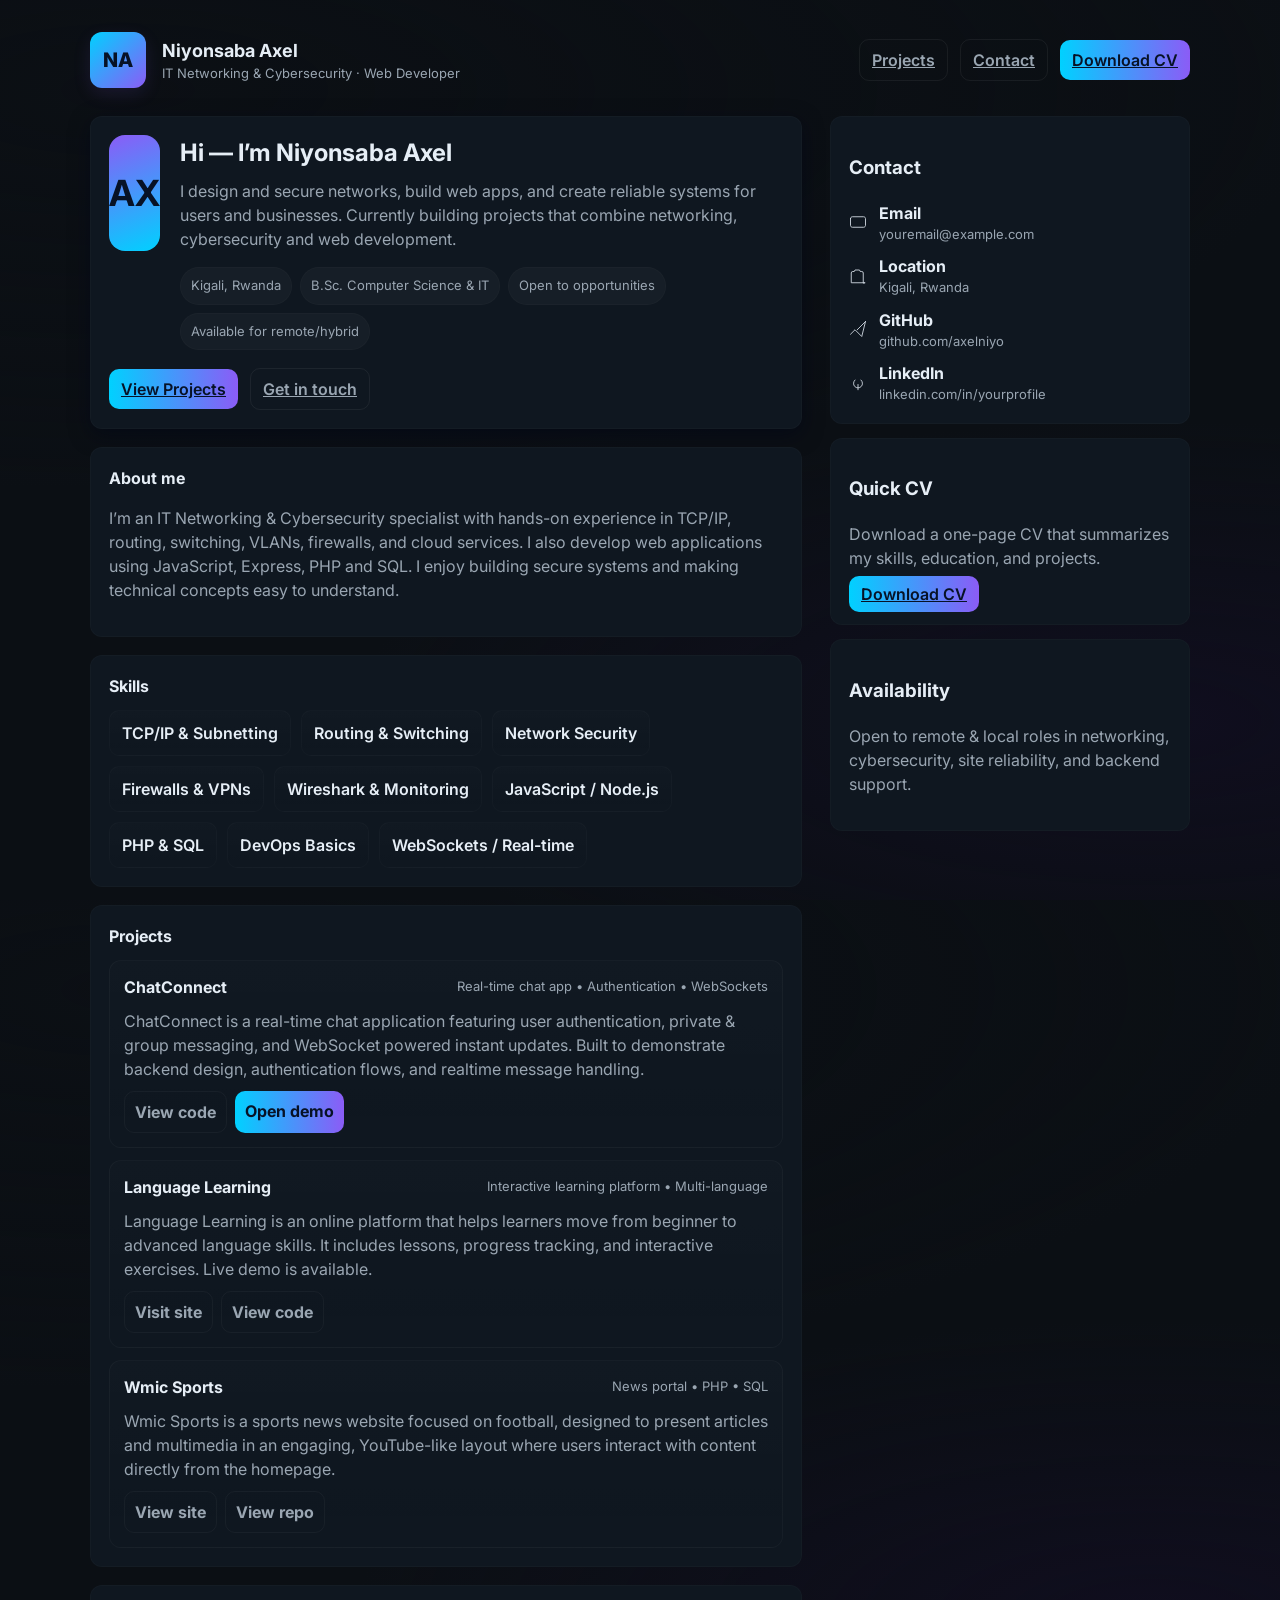
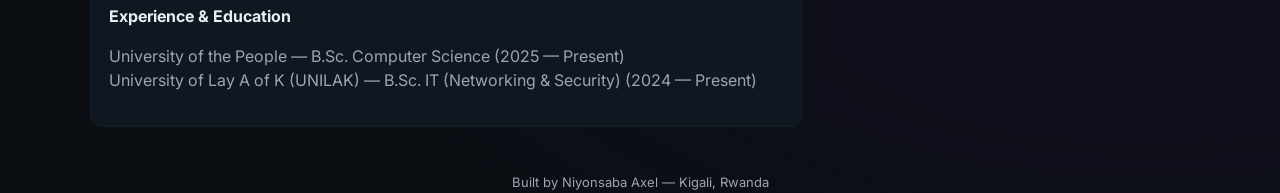
<file: portfolio.html>
<!doctype html>
<html lang="en">
<head>
  <meta charset="utf-8" />
  <meta name="viewport" content="width=device-width, initial-scale=1" />
  <title>Niyonsaba Axel — IT Portfolio</title>
  <link rel="preconnect" href="https://fonts.googleapis.com">
  <link rel="preconnect" href="https://fonts.gstatic.com" crossorigin>
  <link href="https://fonts.googleapis.com/css2?family=Inter:wght@300;400;600;700;800&display=swap" rel="stylesheet">
  <style>
    :root{
      --bg:#0b0f14;
      --card:#0f1720;
      --muted:#9aa6b2;
      --accent:#00d1ff;
      --accent-2:#8b5cf6;
      --glass: rgba(255,255,255,0.03);
      --glass-2: rgba(255,255,255,0.02);
      --radius:14px;
      --mono: 'Inter', system-ui, -apple-system, 'Segoe UI', Roboto, 'Helvetica Neue', Arial;
    }
    *{box-sizing:border-box}
    html,body{height:100%}
    body{
      margin:0;
      font-family:var(--mono);
      background: radial-gradient(1200px 400px at 10% 10%, rgba(11,15,20,0.6), transparent),
                  radial-gradient(800px 300px at 90% 80%, rgba(20,12,40,0.5), transparent),
                  var(--bg);
      color:#e6eef6;
      -webkit-font-smoothing:antialiased;
      -moz-osx-font-smoothing:grayscale;
      line-height:1.5;
      padding:32px;
    }
    .container{max-width:1100px;margin:0 auto}

    header{
      display:flex;align-items:center;justify-content:space-between;margin-bottom:28px;
    }
    .brand{display:flex;gap:16px;align-items:center}
    .logo{
      width:56px;height:56px;border-radius:12px;background:linear-gradient(135deg,var(--accent),var(--accent-2));
      display:flex;align-items:center;justify-content:center;font-weight:800;color:#071226;font-size:20px;box-shadow:0 6px 18px rgba(139,92,246,0.12);
    }
    .brand h1{margin:0;font-size:18px}
    .brand p{margin:0;color:var(--muted);font-size:13px}

    nav{display:flex;gap:12px;align-items:center}
    .btn{background:transparent;border:1px solid rgba(255,255,255,0.06);padding:8px 12px;border-radius:10px;color:var(--muted);font-weight:600;cursor:pointer}
    .btn.primary{background:linear-gradient(90deg,var(--accent),var(--accent-2));border:none;color:#071226}

    main{display:grid;grid-template-columns:1fr 360px;gap:28px}

    /* Hero */
    .hero{background:linear-gradient(180deg, rgba(255,255,255,0.02), transparent);padding:28px;border-radius:var(--radius);box-shadow:0 6px 20px rgba(2,6,23,0.6);border:1px solid var(--glass)}
    .intro{display:flex;gap:20px}
    .avatar{width:116px;height:116px;border-radius:16px;background:linear-gradient(160deg,var(--accent-2),var(--accent));display:flex;align-items:center;justify-content:center;font-size:36px;font-weight:700;color:#071226}
    .intro h2{margin:0 0 8px 0}
    .intro p{margin:0;color:var(--muted)}
    .hero .tags{margin-top:16px;display:flex;flex-wrap:wrap;gap:8px}
    .chip{background:var(--glass);padding:8px 10px;border-radius:999px;font-size:13px;color:var(--muted);border:1px solid rgba(255,255,255,0.02)}

    /* Cards */
    .card{background:var(--card);padding:18px;border-radius:12px;border:1px solid var(--glass-2)}
    .section{margin-bottom:18px}
    .section h3{margin:0 0 12px 0;font-size:16px}

    /* Skills */
    .skills{display:flex;flex-wrap:wrap;gap:10px}
    .skill{padding:10px 12px;border-radius:10px;background:linear-gradient(180deg,rgba(255,255,255,0.012),transparent);border:1px solid rgba(255,255,255,0.02);font-weight:600}

    /* Projects */
    .projects{display:grid;grid-template-columns:1fr;gap:12px}
    .project{display:flex;flex-direction:column;gap:10px;padding:14px;border-radius:12px;background:linear-gradient(180deg, rgba(255,255,255,0.01), transparent);border:1px solid rgba(255,255,255,0.03)}
    .project .meta{display:flex;justify-content:space-between;align-items:center}
    .project .meta span{color:var(--muted);font-size:13px}
    .project p{margin:0;color:var(--muted)}
    .project .links{display:flex;gap:8px}
    .link-btn{padding:8px 10px;border-radius:10px;border:1px solid rgba(255,255,255,0.04);background:transparent;color:var(--muted);font-weight:700;text-decoration:none}
    .link-btn.visit{background:linear-gradient(90deg,var(--accent),var(--accent-2));color:#071226;border:none}

    /* Right column */
    aside.right{position:sticky;top:28px}
    .contact-list{display:flex;flex-direction:column;gap:10px}
    .contact-item{display:flex;gap:12px;align-items:center}
    .contact-item svg{opacity:0.9}

    footer{margin-top:28px;color:var(--muted);font-size:13px;text-align:center}

    /* Responsive */
    @media (max-width:980px){main{grid-template-columns:1fr} aside.right{position:static} .container{padding:0 18px}}
  </style>
</head>
<body>
  <div class="container">
    <header>
      <div class="brand">
        <div class="logo">NA</div>
        <div>
          <h1>Niyonsaba Axel</h1>
          <p>IT Networking & Cybersecurity · Web Developer</p>
        </div>
      </div>
      <nav>
        <a class="btn" href="#projects">Projects</a>
        <a class="btn" href="#contact">Contact</a>
        <a class="btn primary" href="#resume">Download CV</a>
      </nav>
    </header>

    <main>
      <section>
        <div class="hero card">
          <div class="intro">
            <div class="avatar">AX</div>
            <div>
              <h2>Hi — I’m <strong>Niyonsaba Axel</strong></h2>
              <p>I design and secure networks, build web apps, and create reliable systems for users and businesses. Currently building projects that combine networking, cybersecurity and web development.</p>

              <div class="tags">
                <div class="chip">Kigali, Rwanda</div>
                <div class="chip">B.Sc. Computer Science & IT</div>
                <div class="chip">Open to opportunities</div>
                <div class="chip">Available for remote/hybrid</div>
              </div>
            </div>
          </div>

          <div style="margin-top:18px;display:flex;gap:12px;align-items:center">
            <a class="btn primary" href="#projects">View Projects</a>
            <a class="btn" href="#contact">Get in touch</a>
          </div>
        </div>

        <div class="card section" style="margin-top:18px">
          <h3>About me</h3>
          <p style="color:var(--muted)">I’m an IT Networking & Cybersecurity specialist with hands-on experience in TCP/IP, routing, switching, VLANs, firewalls, and cloud services. I also develop web applications using JavaScript, Express, PHP and SQL. I enjoy building secure systems and making technical concepts easy to understand.</p>
        </div>

        <div class="card section">
          <h3>Skills</h3>
          <div class="skills">
            <div class="skill">TCP/IP & Subnetting</div>
            <div class="skill">Routing & Switching</div>
            <div class="skill">Network Security</div>
            <div class="skill">Firewalls & VPNs</div>
            <div class="skill">Wireshark & Monitoring</div>
            <div class="skill">JavaScript / Node.js</div>
            <div class="skill">PHP & SQL</div>
            <div class="skill">DevOps Basics</div>
            <div class="skill">WebSockets / Real-time</div>
          </div>
        </div>

        <div id="projects" class="card section">
          <h3>Projects</h3>
          <div class="projects">

            <!-- ChatConnect -->
            <article class="project">
              <div class="meta">
                <strong>ChatConnect</strong>
                <span>Real-time chat app • Authentication • WebSockets</span>
              </div>
              <p>ChatConnect is a real-time chat application featuring user authentication, private & group messaging, and WebSocket powered instant updates. Built to demonstrate backend design, authentication flows, and realtime message handling.</p>
              <div class="links">
                <a class="link-btn" href="#">View code</a>
                <a class="link-btn visit" href="#">Open demo</a>
              </div>
            </article>

            <!-- Language Learning -->
            <article class="project">
              <div class="meta">
                <strong>Language Learning</strong>
                <span>Interactive learning platform • Multi-language</span>
              </div>
              <p>Language Learning is an online platform that helps learners move from beginner to advanced language skills. It includes lessons, progress tracking, and interactive exercises. Live demo is available.</p>
              <div class="links">
                <a class="link-btn" href="https://languagelearningcustfro.onrender.com/" target="_blank" rel="noopener">Visit site</a>
                <a class="link-btn" href="#">View code</a>
              </div>
            </article>

            <!-- Wmic Sports -->
            <article class="project">
              <div class="meta">
                <strong>Wmic Sports</strong>
                <span>News portal • PHP • SQL</span>
              </div>
              <p>Wmic Sports is a sports news website focused on football, designed to present articles and multimedia in an engaging, YouTube-like layout where users interact with content directly from the homepage.</p>
              <div class="links">
                <a class="link-btn" href="#">View site</a>
                <a class="link-btn" href="#">View repo</a>
              </div>
            </article>

          </div>
        </div>

        <div class="card section">
          <h3>Experience & Education</h3>
          <p style="color:var(--muted)">University of the People — B.Sc. Computer Science (2025 — Present)<br>University of Lay A of K (UNILAK) — B.Sc. IT (Networking & Security) (2024 — Present)</p>
        </div>

      </section>

      <aside class="right">
        <div class="card">
          <h3>Contact</h3>
          <div id="contact" class="contact-list">
            <div class="contact-item"><svg width="18" height="18" viewBox="0 0 24 24" fill="none" xmlns="http://www.w3.org/2000/svg"><path d="M2 7.5C2 6.11929 3.11929 5 4.5 5H19.5C20.8807 5 22 6.11929 22 7.5V16.5C22 17.8807 20.8807 19 19.5 19H4.5C3.11929 19 2 17.8807 2 16.5V7.5Z" stroke="currentColor" stroke-width="1.2" stroke-linecap="round" stroke-linejoin="round"/></svg><div><div style="font-weight:700">Email</div><div style="color:var(--muted);font-size:13px">youremail@example.com</div></div></div>
            <div class="contact-item"><svg width="18" height="18" viewBox="0 0 24 24" fill="none" xmlns="http://www.w3.org/2000/svg"><path d="M21 21H3V8a2 2 0 0 1 2-2h2l1-2h6l1 2h2a2 2 0 0 1 2 2v13z" stroke="currentColor" stroke-width="1.2" stroke-linecap="round" stroke-linejoin="round"/></svg><div><div style="font-weight:700">Location</div><div style="color:var(--muted);font-size:13px">Kigali, Rwanda</div></div></div>
            <div class="contact-item"><svg width="18" height="18" viewBox="0 0 24 24" fill="none" xmlns="http://www.w3.org/2000/svg"><path d="M22 2L11 13" stroke="currentColor" stroke-width="1.2" stroke-linecap="round" stroke-linejoin="round"/><path d="M22 2l-5 20-9-9-6 6" stroke="currentColor" stroke-width="1.2" stroke-linecap="round" stroke-linejoin="round"/></svg><div><div style="font-weight:700">GitHub</div><div style="color:var(--muted);font-size:13px">github.com/axelniyo</div></div></div>
            <div class="contact-item"><svg width="18" height="18" viewBox="0 0 24 24" fill="none" xmlns="http://www.w3.org/2000/svg"><path d="M16 8a6 6 0 1 1-8 0" stroke="currentColor" stroke-width="1.2" stroke-linecap="round" stroke-linejoin="round"/><path d="M12 14v7" stroke="currentColor" stroke-width="1.2" stroke-linecap="round" stroke-linejoin="round"/></svg><div><div style="font-weight:700">LinkedIn</div><div style="color:var(--muted);font-size:13px">linkedin.com/in/yourprofile</div></div></div>
          </div>
        </div>

        <div class="card" style="margin-top:14px">
          <h3>Quick CV</h3>
          <p style="color:var(--muted);margin-bottom:12px">Download a one-page CV that summarizes my skills, education, and projects.</p>
          <a class="btn primary" id="resume" href="#">Download CV</a>
        </div>

        <div class="card" style="margin-top:14px">
          <h3>Availability</h3>
          <p style="color:var(--muted)">Open to remote & local roles in networking, cybersecurity, site reliability, and backend support.</p>
        </div>
      </aside>
    </main>

    <footer>
      Built by Niyonsaba Axel — <span style="color:var(--muted)">Kigali, Rwanda</span>
    </footer>
  </div>

  <script>
    // Small JS helpers (edit links, prepare download)
    document.addEventListener('click', function(e){
      if(e.target.matches('a[href="#"]')){
        e.preventDefault();
        alert('This link is a placeholder. Replace it with your repo/demo link.');
      }
    });
  </script>
</body>
</html>
</file>
